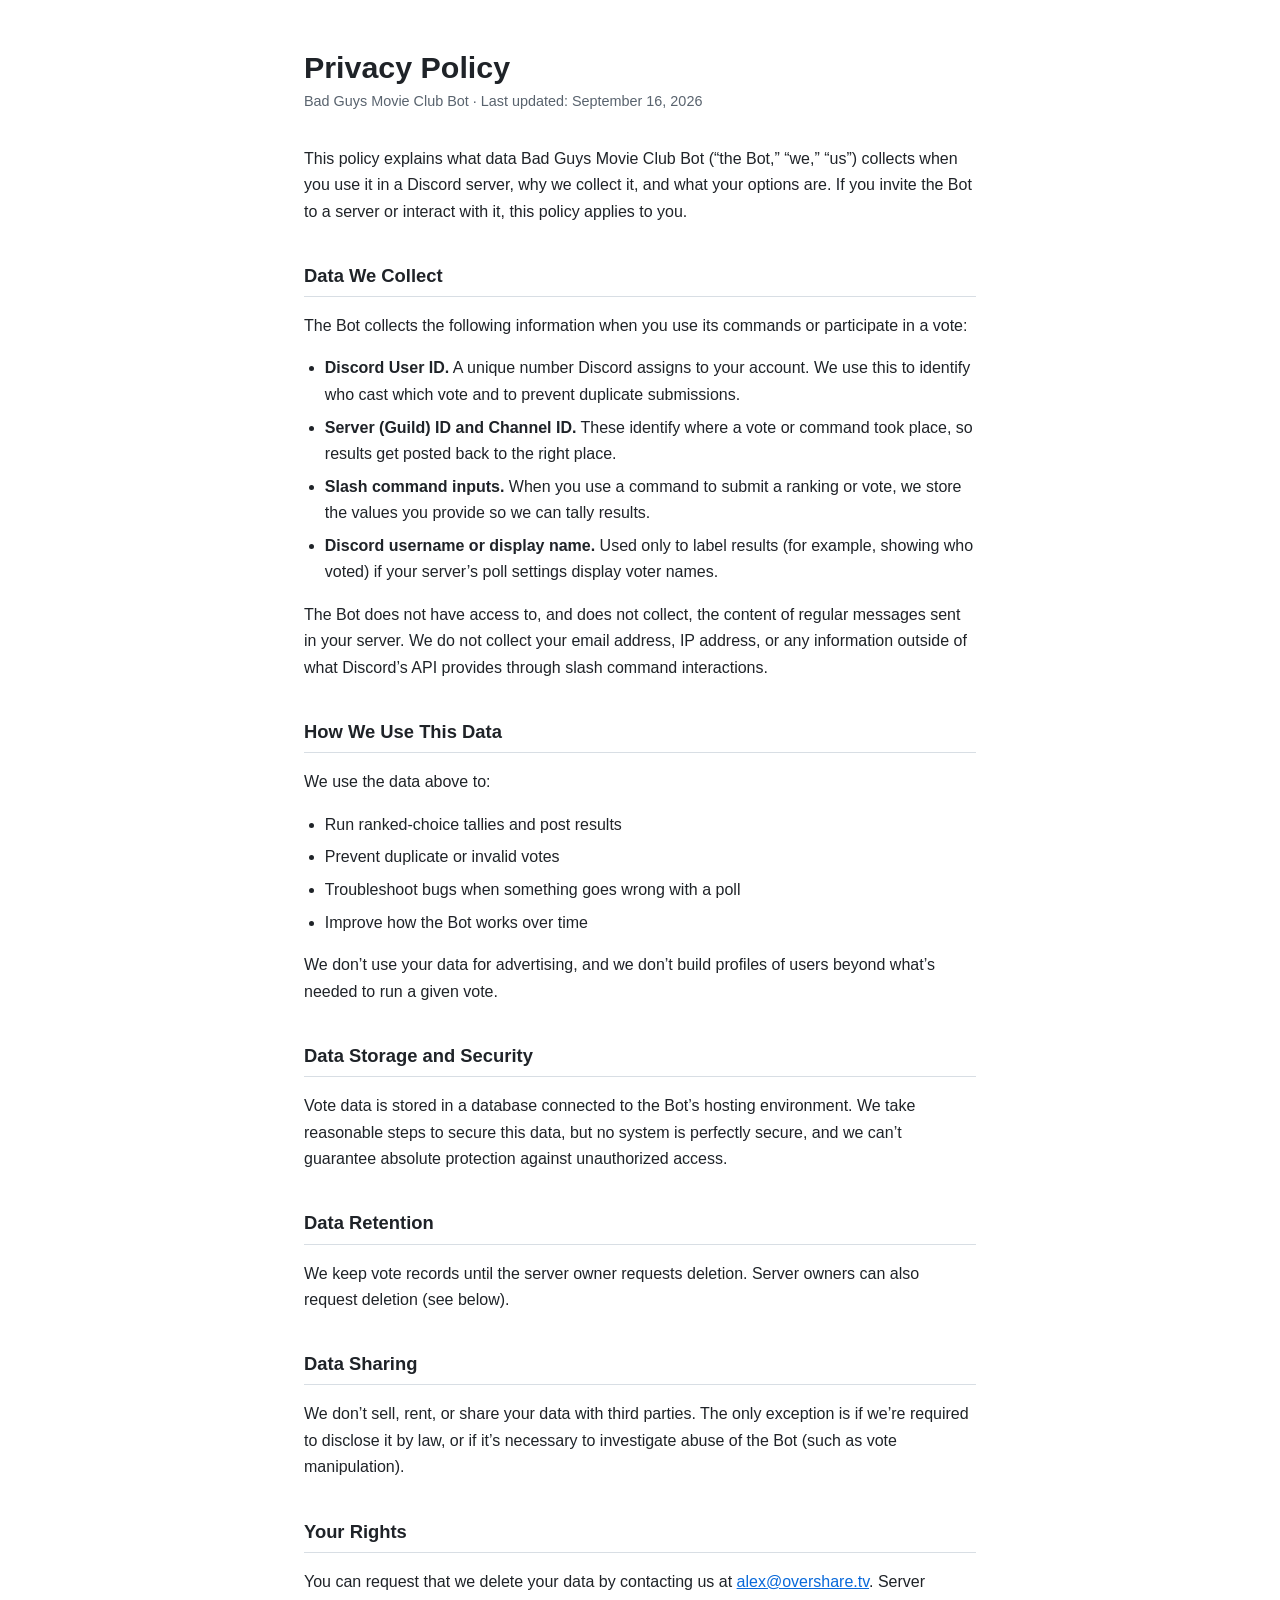
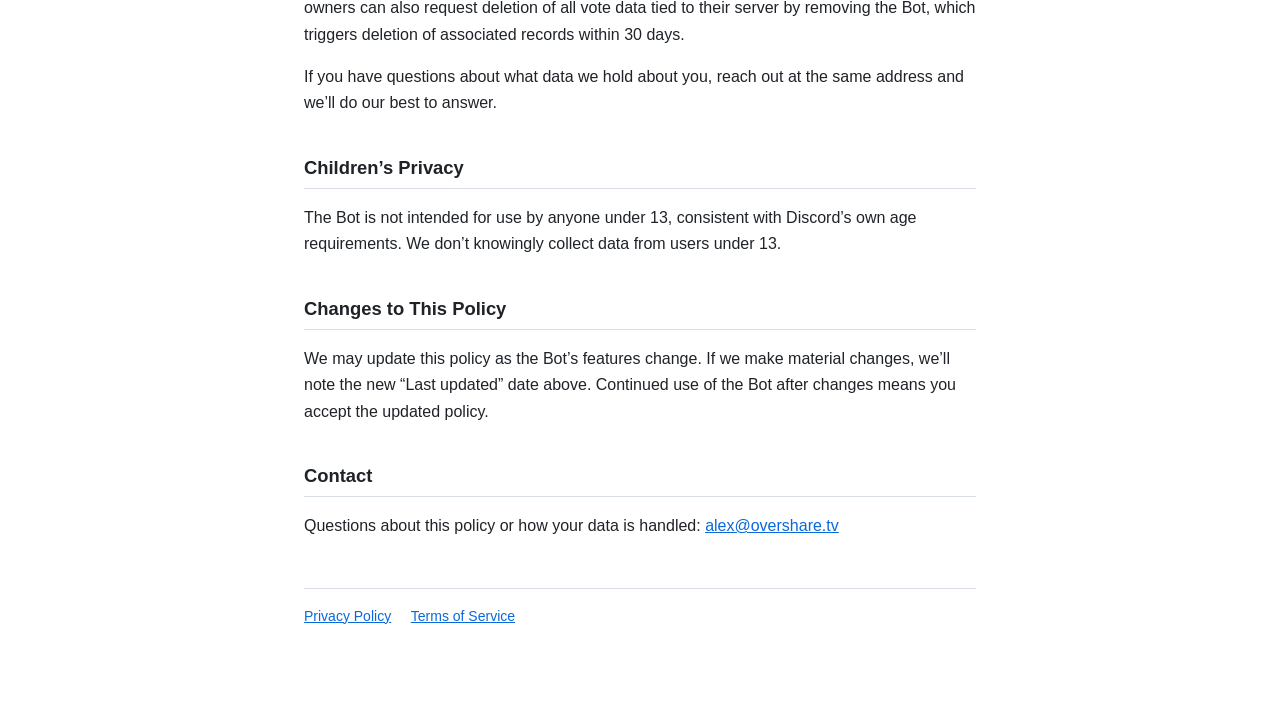
<file: index.html>
<!DOCTYPE html>
<html lang="en">
<head>
<meta charset="utf-8">
<meta name="viewport" content="width=device-width, initial-scale=1">
<title>Privacy Policy — Bad Guys Movie Club Bot</title>
<meta name="description" content="Privacy policy for the Bad Guys Movie Club Discord bot.">
<link rel="stylesheet" href="style.css">
</head>
<body>
<main>
  <h1>Privacy Policy</h1>
  <p class="updated">Bad Guys Movie Club Bot &middot; Last updated: September 16, 2026</p>

  <p>This policy explains what data Bad Guys Movie Club Bot (&ldquo;the Bot,&rdquo; &ldquo;we,&rdquo; &ldquo;us&rdquo;) collects when you use it in a Discord server, why we collect it, and what your options are. If you invite the Bot to a server or interact with it, this policy applies to you.</p>

  <h2>Data We Collect</h2>
  <p>The Bot collects the following information when you use its commands or participate in a vote:</p>
  <ul>
    <li><strong>Discord User ID.</strong> A unique number Discord assigns to your account. We use this to identify who cast which vote and to prevent duplicate submissions.</li>
    <li><strong>Server (Guild) ID and Channel ID.</strong> These identify where a vote or command took place, so results get posted back to the right place.</li>
    <li><strong>Slash command inputs.</strong> When you use a command to submit a ranking or vote, we store the values you provide so we can tally results.</li>
    <li><strong>Discord username or display name.</strong> Used only to label results (for example, showing who voted) if your server&rsquo;s poll settings display voter names.</li>
  </ul>
  <p>The Bot does not have access to, and does not collect, the content of regular messages sent in your server. We do not collect your email address, IP address, or any information outside of what Discord&rsquo;s API provides through slash command interactions.</p>

  <h2>How We Use This Data</h2>
  <p>We use the data above to:</p>
  <ul>
    <li>Run ranked-choice tallies and post results</li>
    <li>Prevent duplicate or invalid votes</li>
    <li>Troubleshoot bugs when something goes wrong with a poll</li>
    <li>Improve how the Bot works over time</li>
  </ul>
  <p>We don&rsquo;t use your data for advertising, and we don&rsquo;t build profiles of users beyond what&rsquo;s needed to run a given vote.</p>

  <h2>Data Storage and Security</h2>
  <p>Vote data is stored in a database connected to the Bot&rsquo;s hosting environment. We take reasonable steps to secure this data, but no system is perfectly secure, and we can&rsquo;t guarantee absolute protection against unauthorized access.</p>

  <h2>Data Retention</h2>
  <p>We keep vote records until the server owner requests deletion. Server owners can also request deletion (see below).</p>

  <h2>Data Sharing</h2>
  <p>We don&rsquo;t sell, rent, or share your data with third parties. The only exception is if we&rsquo;re required to disclose it by law, or if it&rsquo;s necessary to investigate abuse of the Bot (such as vote manipulation).</p>

  <h2>Your Rights</h2>
  <p>You can request that we delete your data by contacting us at <a href="mailto:alex@overshare.tv">alex@overshare.tv</a>. Server owners can also request deletion of all vote data tied to their server by removing the Bot, which triggers deletion of associated records within 30 days.</p>
  <p>If you have questions about what data we hold about you, reach out at the same address and we&rsquo;ll do our best to answer.</p>

  <h2>Children&rsquo;s Privacy</h2>
  <p>The Bot is not intended for use by anyone under 13, consistent with Discord&rsquo;s own age requirements. We don&rsquo;t knowingly collect data from users under 13.</p>

  <h2>Changes to This Policy</h2>
  <p>We may update this policy as the Bot&rsquo;s features change. If we make material changes, we&rsquo;ll note the new &ldquo;Last updated&rdquo; date above. Continued use of the Bot after changes means you accept the updated policy.</p>

  <h2>Contact</h2>
  <p>Questions about this policy or how your data is handled: <a href="mailto:alex@overshare.tv">alex@overshare.tv</a></p>

  <footer>
    <a href="index.html">Privacy Policy</a>
    <a href="terms.html">Terms of Service</a>
  </footer>
</main>
</body>
</html>
</file>
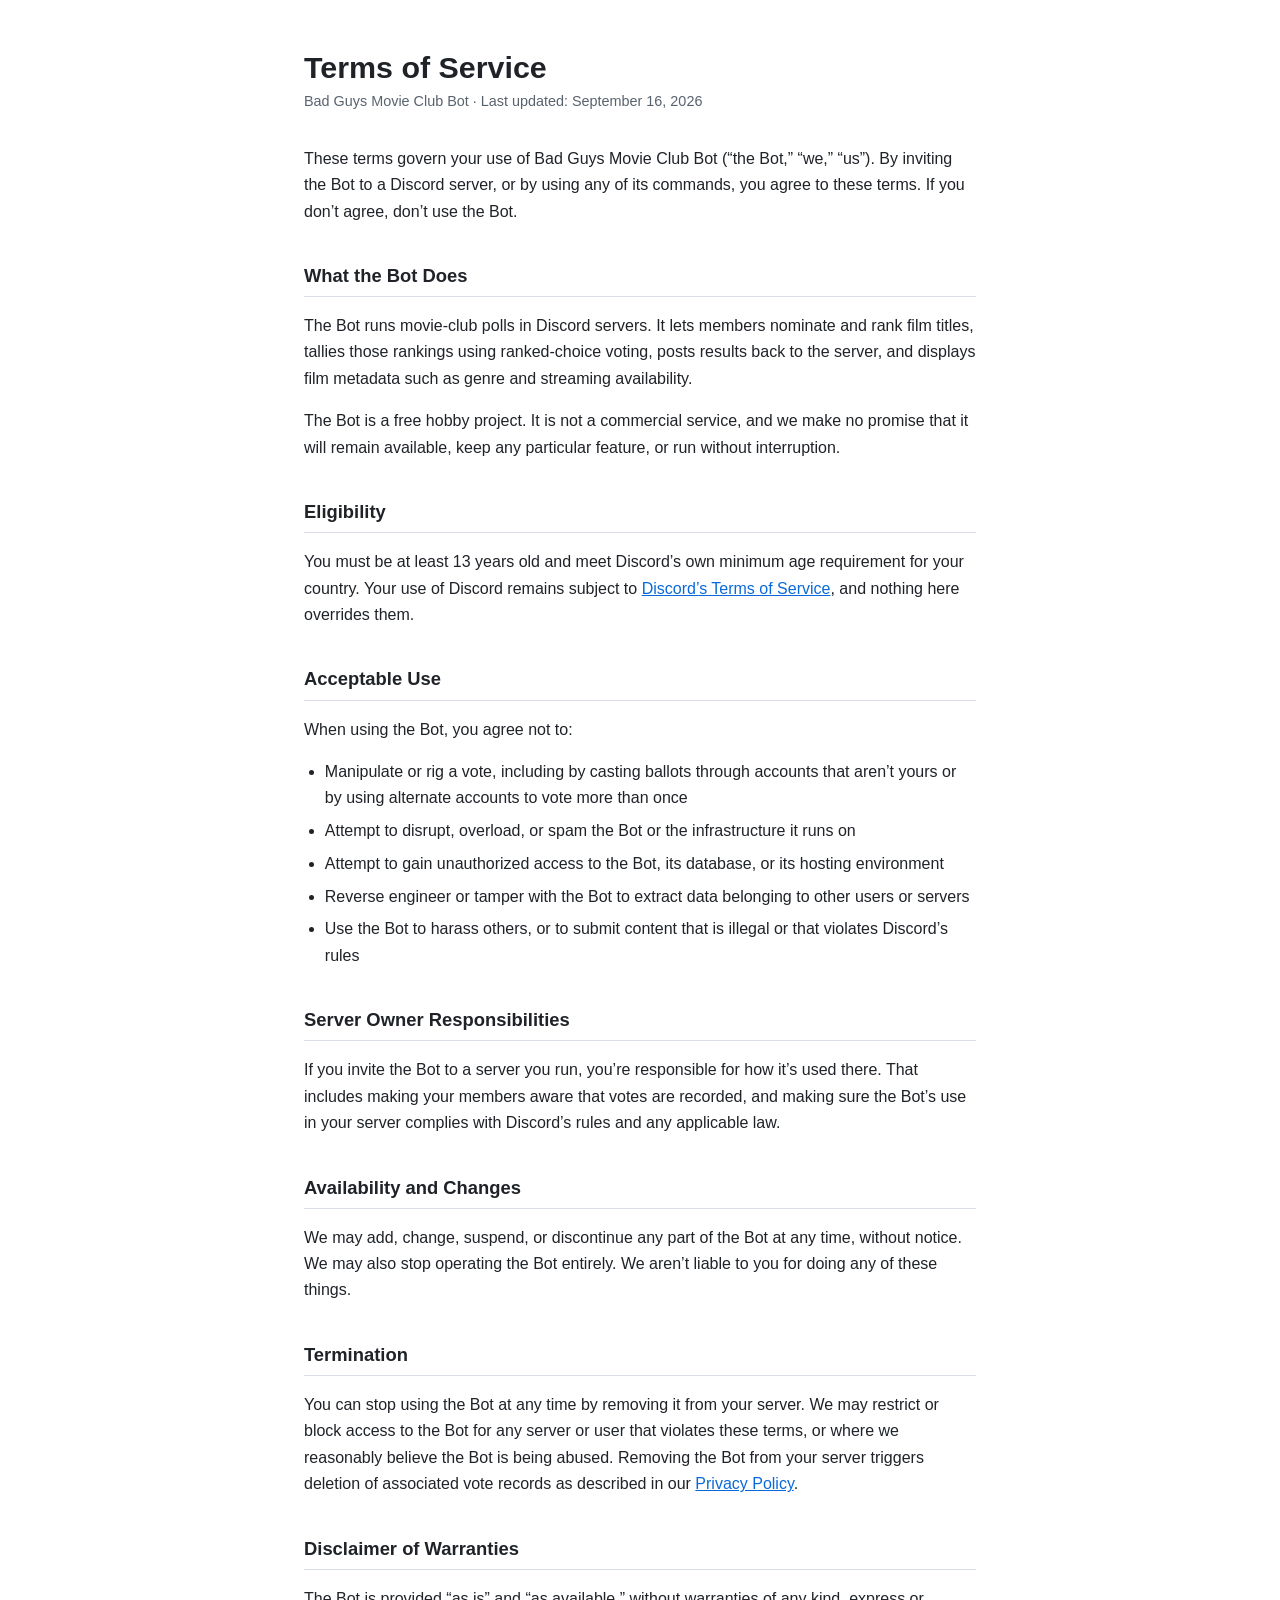
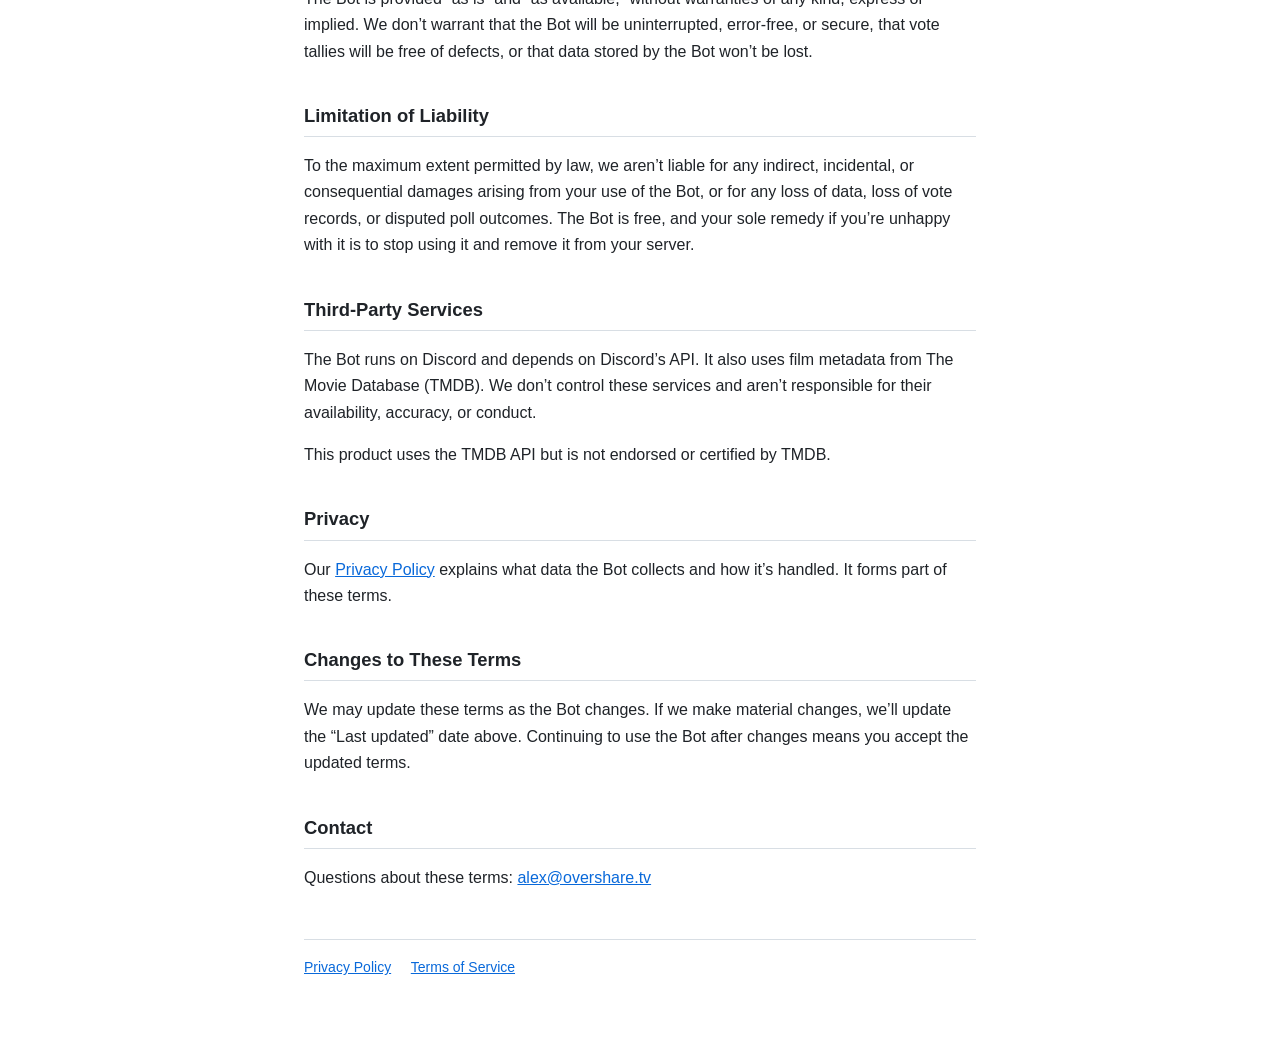
<file: terms.html>
<!DOCTYPE html>
<html lang="en">
<head>
<meta charset="utf-8">
<meta name="viewport" content="width=device-width, initial-scale=1">
<title>Terms of Service — Bad Guys Movie Club Bot</title>
<meta name="description" content="Terms of service for the Bad Guys Movie Club Discord bot.">
<link rel="stylesheet" href="style.css">
</head>
<body>
<main>
  <h1>Terms of Service</h1>
  <p class="updated">Bad Guys Movie Club Bot &middot; Last updated: September 16, 2026</p>

  <p>These terms govern your use of Bad Guys Movie Club Bot (&ldquo;the Bot,&rdquo; &ldquo;we,&rdquo; &ldquo;us&rdquo;). By inviting the Bot to a Discord server, or by using any of its commands, you agree to these terms. If you don&rsquo;t agree, don&rsquo;t use the Bot.</p>

  <h2>What the Bot Does</h2>
  <p>The Bot runs movie-club polls in Discord servers. It lets members nominate and rank film titles, tallies those rankings using ranked-choice voting, posts results back to the server, and displays film metadata such as genre and streaming availability.</p>
  <p>The Bot is a free hobby project. It is not a commercial service, and we make no promise that it will remain available, keep any particular feature, or run without interruption.</p>

  <h2>Eligibility</h2>
  <p>You must be at least 13 years old and meet Discord&rsquo;s own minimum age requirement for your country. Your use of Discord remains subject to <a href="https://discord.com/terms" rel="noopener">Discord&rsquo;s Terms of Service</a>, and nothing here overrides them.</p>

  <h2>Acceptable Use</h2>
  <p>When using the Bot, you agree not to:</p>
  <ul>
    <li>Manipulate or rig a vote, including by casting ballots through accounts that aren&rsquo;t yours or by using alternate accounts to vote more than once</li>
    <li>Attempt to disrupt, overload, or spam the Bot or the infrastructure it runs on</li>
    <li>Attempt to gain unauthorized access to the Bot, its database, or its hosting environment</li>
    <li>Reverse engineer or tamper with the Bot to extract data belonging to other users or servers</li>
    <li>Use the Bot to harass others, or to submit content that is illegal or that violates Discord&rsquo;s rules</li>
  </ul>

  <h2>Server Owner Responsibilities</h2>
  <p>If you invite the Bot to a server you run, you&rsquo;re responsible for how it&rsquo;s used there. That includes making your members aware that votes are recorded, and making sure the Bot&rsquo;s use in your server complies with Discord&rsquo;s rules and any applicable law.</p>

  <h2>Availability and Changes</h2>
  <p>We may add, change, suspend, or discontinue any part of the Bot at any time, without notice. We may also stop operating the Bot entirely. We aren&rsquo;t liable to you for doing any of these things.</p>

  <h2>Termination</h2>
  <p>You can stop using the Bot at any time by removing it from your server. We may restrict or block access to the Bot for any server or user that violates these terms, or where we reasonably believe the Bot is being abused. Removing the Bot from your server triggers deletion of associated vote records as described in our <a href="index.html">Privacy Policy</a>.</p>

  <h2>Disclaimer of Warranties</h2>
  <p>The Bot is provided &ldquo;as is&rdquo; and &ldquo;as available,&rdquo; without warranties of any kind, express or implied. We don&rsquo;t warrant that the Bot will be uninterrupted, error-free, or secure, that vote tallies will be free of defects, or that data stored by the Bot won&rsquo;t be lost.</p>

  <h2>Limitation of Liability</h2>
  <p>To the maximum extent permitted by law, we aren&rsquo;t liable for any indirect, incidental, or consequential damages arising from your use of the Bot, or for any loss of data, loss of vote records, or disputed poll outcomes. The Bot is free, and your sole remedy if you&rsquo;re unhappy with it is to stop using it and remove it from your server.</p>

  <h2>Third-Party Services</h2>
  <p>The Bot runs on Discord and depends on Discord&rsquo;s API. It also uses film metadata from The Movie Database (TMDB). We don&rsquo;t control these services and aren&rsquo;t responsible for their availability, accuracy, or conduct.</p>
  <p>This product uses the TMDB API but is not endorsed or certified by TMDB.</p>

  <h2>Privacy</h2>
  <p>Our <a href="index.html">Privacy Policy</a> explains what data the Bot collects and how it&rsquo;s handled. It forms part of these terms.</p>

  <h2>Changes to These Terms</h2>
  <p>We may update these terms as the Bot changes. If we make material changes, we&rsquo;ll update the &ldquo;Last updated&rdquo; date above. Continuing to use the Bot after changes means you accept the updated terms.</p>

  <h2>Contact</h2>
  <p>Questions about these terms: <a href="mailto:alex@overshare.tv">alex@overshare.tv</a></p>

  <footer>
    <a href="index.html">Privacy Policy</a>
    <a href="terms.html">Terms of Service</a>
  </footer>
</main>
</body>
</html>
</file>
<file: style.css>
/* Shared styles for the Bad Guys Movie Club Bot legal pages. */

:root {
  --bg: #ffffff;
  --fg: #1f2328;
  --muted: #59636e;
  --rule: #d8dee4;
  --link: #0969da;
}

@media (prefers-color-scheme: dark) {
  :root {
    --bg: #0d1117;
    --fg: #e6edf3;
    --muted: #9198a1;
    --rule: #30363d;
    --link: #4493f8;
  }
}

* { box-sizing: border-box; }

body {
  background: var(--bg);
  color: var(--fg);
  font: 16px/1.65 -apple-system, BlinkMacSystemFont, "Segoe UI", Helvetica, Arial, sans-serif;
  margin: 0;
  padding: 48px 16px 80px;
}

main { max-width: 42rem; margin: 0 auto; }

h1 { font-size: 1.9rem; line-height: 1.25; margin: 0 0 .25rem; }

h2 {
  font-size: 1.15rem;
  margin: 2.25rem 0 .6rem;
  padding-bottom: .3rem;
  border-bottom: 1px solid var(--rule);
}

.updated { color: var(--muted); font-size: .9rem; margin: 0 0 2rem; }

ul { padding-left: 1.3rem; }
li { margin: .4rem 0; }

a { color: var(--link); }

footer {
  margin-top: 3rem;
  padding-top: 1rem;
  border-top: 1px solid var(--rule);
  color: var(--muted);
  font-size: .875rem;
}

footer a { margin-right: 1rem; }
</file>
